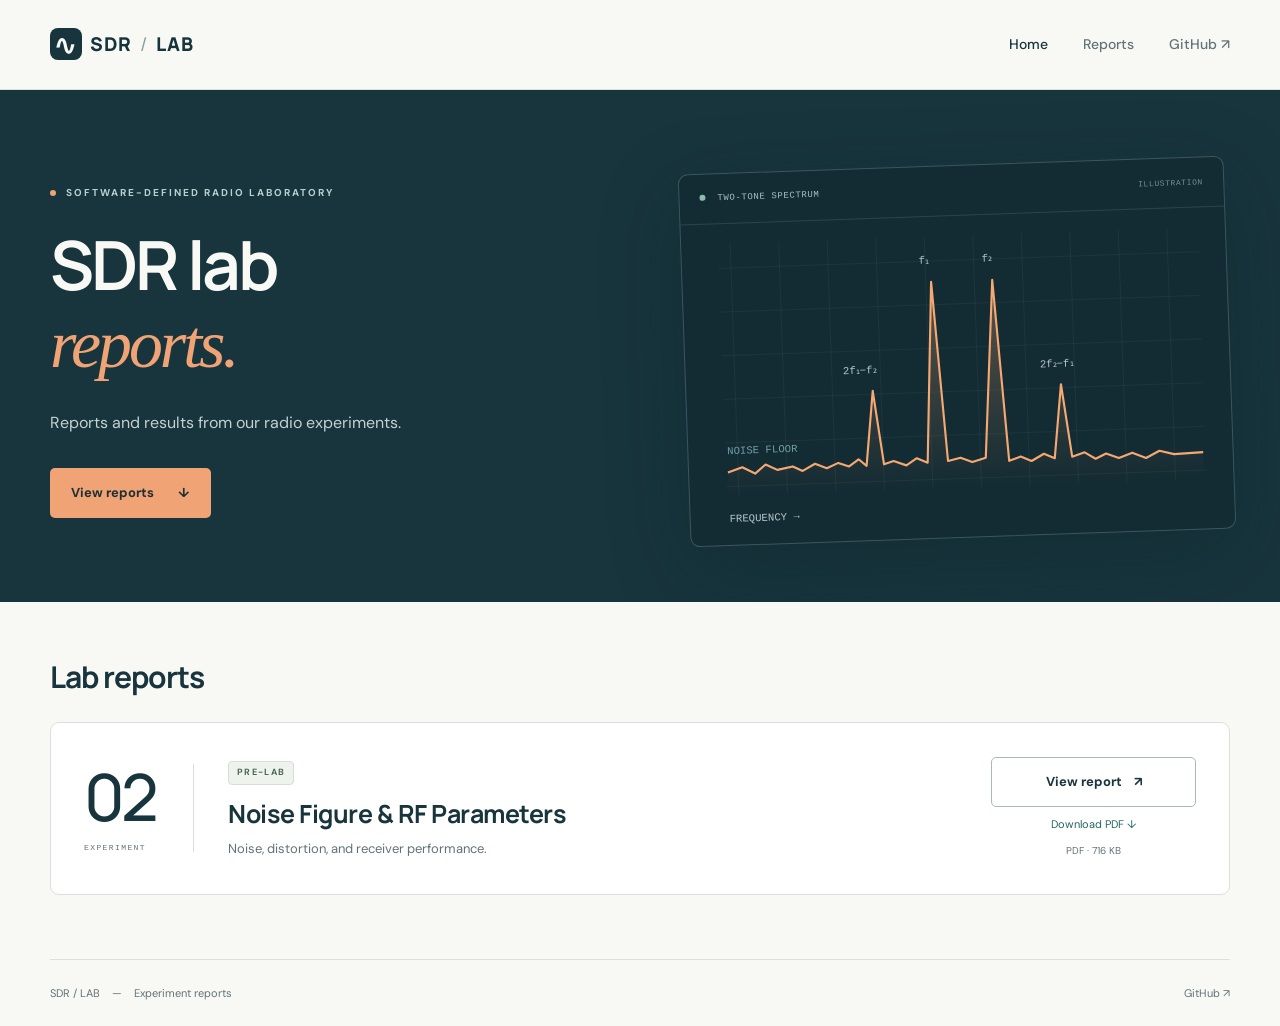
<file: index.html>
<!doctype html>
<html lang="en">
<head>
  <meta charset="utf-8"><meta name="viewport" content="width=device-width, initial-scale=1">
  <meta name="description" content="Reports from our software-defined radio lab.">
  <title>SDR Lab — Experiment Reports</title>
  <link rel="icon" href="[data-uri]" type="image/svg+xml">
  <style>
@import url('https://fonts.googleapis.com/css2?family=DM+Sans:wght@400;450;500;600;650;700&family=Manrope:wght@400;500;600;650;700;750;800&display=swap');
:root{--paper:#f8f9f5;--ink:#18343c;--muted:#627279;--line:#dae1dc;--orange:#f0a374;--green:#21675e;--white:#fff;--serif:Georgia,'Times New Roman',serif}*{box-sizing:border-box}html{scroll-behavior:smooth;scroll-padding-top:100px}body{margin:0;background:var(--paper);color:var(--ink);font-family:'DM Sans',system-ui,sans-serif;font-size:16px;line-height:1.7}a{color:inherit;text-decoration:none}button,input{font:inherit}button,a,input,summary{-webkit-tap-highlight-color:transparent}a:focus-visible,button:focus-visible,input:focus-visible,summary:focus-visible{outline:3px solid #c46932;outline-offset:5px}.container{width:min(1180px,calc(100% - 80px));margin-inline:auto}.site-header{height:90px;background:var(--paper);border-bottom:1px solid var(--line)}.header-inner{height:100%;display:flex;align-items:center;justify-content:space-between;gap:24px}.brand{display:inline-flex;align-items:center;gap:8px;font-family:Manrope,system-ui,sans-serif;letter-spacing:1px;font-size:19px;font-weight:800;white-space:nowrap}.brand-icon{width:32px;height:32px;display:grid;place-items:center;color:var(--paper);background:var(--ink);border-radius:8px;font-size:29px;line-height:1}.brand-light{color:#8a9b9b;font-weight:400}nav{display:flex;gap:35px;align-items:center}nav a{font-size:14px;font-weight:500;color:var(--muted)}nav a:hover,nav .active{color:var(--ink)}.skip{position:absolute;top:-100px;z-index:100;background:white;padding:10px}.skip:focus{top:10px}.hero{background:var(--ink);color:var(--paper);overflow:hidden}.hero-grid{display:grid;grid-template-columns:1.06fr 1fr;align-items:center;gap:56px;padding-block:75px 64px}.eyebrow{font-size:10px;font-weight:700;letter-spacing:2px;display:flex;align-items:center;gap:10px;margin:0 0 25px;color:#bad0d0}.tiny-dot{width:6px;height:6px;border-radius:50%;background:var(--orange);flex:none}.eyebrow.dark{color:var(--green);margin-bottom:12px}.hero h1{font-family:Manrope,system-ui,sans-serif;font-weight:650;line-height:1.13;letter-spacing:-3px;font-size:clamp(42px,5.3vw,70px);margin:0 0 24px}.hero h1 em{font-family:var(--serif);font-weight:400;color:var(--orange)}.hero-description{color:#c3d1d3;max-width:450px;font-size:16px;line-height:1.9}.actions{display:flex;align-items:center;gap:25px;margin-top:30px;flex-wrap:wrap}.button{display:inline-flex;justify-content:center;align-items:center;gap:24px;font-weight:700;font-size:13px;padding:13px 20px;border:1px solid transparent;border-radius:5px;cursor:pointer;min-height:48px;transition:background .15s,transform .15s}.button:hover{transform:translateY(-2px)}.button.primary{background:var(--orange);color:#1e3035}.button.outline{background:transparent;border-color:#a9b9b7;color:var(--ink)}.button.outline:hover{background:#eaf0eb}.text-link{font-size:12px;color:#d3dfdf}.hero-meta{display:flex;gap:21px;font-size:9px;letter-spacing:2px;color:#91aaaf;margin-top:55px}.instrument{border:1px solid #3c555e;border-radius:10px;background:#132b33;box-shadow:0 24px 80px #081e2440;transform:rotate(-2deg)}.instrument-top,.instrument-bottom{display:flex;justify-content:space-between;align-items:center;gap:10px;font-family:monospace;font-size:9px;color:#a8bfc4;letter-spacing:.6px;padding:17px 20px}.instrument-top{border-bottom:1px solid #2a444d}.instrument-top i{display:inline-block;width:6px;height:6px;background:#8cbdad;border-radius:50%;margin-right:6px}.instrument-top>span:last-child{color:#708e96;font-size:8px}.instrument svg{display:block;width:100%}.instrument-bottom{padding:17px 20px;border-top:1px solid #2a444d;font-family:'DM Sans',sans-serif;font-size:10px;letter-spacing:0}.instrument-bottom b{color:var(--orange);font-family:monospace;margin-right:6px}.principles{border-bottom:1px solid var(--line);background:#eff2ec}.principle-grid{display:grid;grid-template-columns:repeat(3,1fr);padding-block:35px;gap:36px}.principle-grid>div+div{border-left:1px solid #d2dcd5;padding-left:35px}.mono{font-family:monospace;font-size:10px;letter-spacing:1.5px;color:var(--green)}h2,h3,h4{font-family:Manrope,system-ui,sans-serif;line-height:1.35}h2{font-size:30px;letter-spacing:-1px;margin:0 0 16px}h3{font-size:22px;letter-spacing:-.5px;margin:0 0 10px}.principle-grid h2{font-size:19px;letter-spacing:-.4px;margin:10px 0}.principle-grid p{font-size:13px;color:var(--muted);line-height:1.8;margin:0}.notebook{padding-block:55px 64px}.section-heading{display:flex;justify-content:space-between;align-items:flex-end;gap:30px;margin-bottom:25px}.section-heading h2{margin-bottom:0}.section-note{font-size:12px;color:var(--muted);padding-bottom:4px}.lab-card{display:flex;align-items:center;gap:34px;padding:33px;background:#fff;border:1px solid var(--line);border-radius:9px}.lab-number{font-size:65px;font-weight:500;line-height:1;font-family:Manrope,sans-serif;letter-spacing:-4px;width:110px;flex:none;border-right:1px solid var(--line);padding-right:32px}.lab-number span{display:block;font-family:monospace;font-size:8px;letter-spacing:1.4px;color:var(--muted);margin-top:15px}.lab-card-copy{flex:1}.badge{display:inline-flex;font-size:9px;letter-spacing:1.3px;padding:4px 8px;line-height:1.5;border:1px solid #d5dfd6;border-radius:4px;background:#eef3ed;color:#4c6655;font-weight:700}.lab-card h3{margin:12px 0 8px;font-size:25px}.lab-card p{font-size:13px;color:var(--muted);margin:0}.tags{display:flex;gap:15px;flex-wrap:wrap;margin-top:16px;font-size:10px;color:#627a78}.tags span:before{content:'·';margin-right:7px}.team-section{display:grid;grid-template-columns:1fr 1fr;gap:60px;padding-block:65px}.muted{color:var(--muted);font-size:14px}.team-roles{display:grid;gap:25px}.team-roles>div{display:flex;align-items:center;gap:18px}.team-roles h3{font-size:14px;letter-spacing:0;margin-bottom:5px}.team-roles p{font-size:12px;margin:0;color:var(--muted)}.role-icon{width:44px;height:44px;background:#e9eee7;border-radius:50%;display:grid;place-items:center;font-size:24px;flex:none;color:var(--green)}.site-footer{display:flex;justify-content:space-between;gap:20px;border-top:1px solid var(--line);padding-block:24px;font-size:11px;color:var(--muted)}.footer-divider{margin-inline:9px}.site-footer a:hover{text-decoration:underline}

.report-download{width:205px;flex:none;text-align:center}.report-download .button{width:100%;gap:12px}.unavailable{opacity:.55;cursor:default!important}.unavailable:hover{transform:none!important;background:transparent!important}.pdf-status{font-size:10px!important;line-height:1.65!important;color:var(--muted);margin:10px 0 0!important}.download-link{display:block;font-size:11px;color:var(--green);margin-top:8px}.download-link:hover{text-decoration:underline}[hidden]{display:none!important}
@media(max-width:1000px){.container{width:calc(100% - 48px)}.hero-grid{gap:30px}.hero h1{font-size:52px}.hero-description{font-size:14px}.actions{gap:17px}.hero-meta{gap:13px;font-size:8px}.instrument-bottom{font-size:8px;padding:14px}.lab-card{gap:23px;padding:26px}.lab-number{width:90px;padding-right:20px}.lab-card h3{font-size:21px}.section-note{display:none}}
@media(max-width:720px){.container{width:calc(100% - 36px)}.site-header{height:74px}.brand{font-size:15px;gap:5px}.brand-icon{width:26px;height:26px;font-size:24px}nav{gap:18px}nav a{font-size:11px}.hero-grid{grid-template-columns:1fr;padding-block:45px 40px;gap:40px}.eyebrow{font-size:8px;letter-spacing:1.5px}.hero h1{font-size:51px;letter-spacing:-2px}.hero-description{max-width:440px;font-size:15px}.hero-meta{margin-top:30px;gap:20px}.instrument{max-width:520px;transform:rotate(0)}.instrument-bottom{font-size:10px}.principle-grid{grid-template-columns:1fr;gap:22px;padding-block:28px}.principle-grid>div+div{border-left:0;border-top:1px solid var(--line);padding-left:0;padding-top:22px}.principle-grid h2{font-size:20px}.notebook{padding-top:40px}h2{font-size:25px}.lab-card{flex-wrap:wrap;padding:23px;gap:20px}.lab-number{font-size:50px;width:75px}.lab-card-copy{min-width:150px}.lab-card h3{font-size:20px}.report-download{width:100%}.team-section{grid-template-columns:1fr;gap:25px;padding-block:40px}.team-section h2{font-size:25px}.site-footer{font-size:10px;flex-direction:column;gap:8px}}
@media(prefers-reduced-motion:reduce){html{scroll-behavior:auto}*{transition:none!important}}

</style>
</head>
<body>
  <a class="skip" href="#main">Skip to content</a>
  <header class="site-header"><div class="container header-inner">
    <a class="brand" href="index.html" aria-label="SDR Lab home"><span class="brand-icon" aria-hidden="true">∿</span> SDR<span class="brand-light">/</span>LAB</a>
    <nav aria-label="Main navigation"><a class="active" href="index.html" aria-current="page">Home</a><a href="#notebook">Reports</a><a href="https://github.com/hodast79/sdr-lab-reports" target="_blank" rel="noopener noreferrer">GitHub <span aria-hidden="true">↗</span></a></nav>
  </div></header>
  <main id="main">
    <section class="hero"><div class="container hero-grid">
      <div class="hero-copy"><p class="eyebrow"><span class="tiny-dot"></span> SOFTWARE-DEFINED RADIO LABORATORY</p>
        <h1>SDR lab<br><em>reports.</em></h1>
        <p class="hero-description">Reports and results from our radio experiments.</p>
        <div class="actions"><a class="button primary" href="#notebook">View reports <span aria-hidden="true">↓</span></a></div>
      </div>
      <div class="instrument" role="img" aria-label="Illustrative two-tone spectrum, showing fundamental tones, third-order products and a noise floor. Not measured data.">
        <div class="instrument-top"><span><i></i> TWO-TONE SPECTRUM</span><span>ILLUSTRATION</span></div>
        <svg viewBox="0 0 560 330" aria-hidden="true">
          <defs><pattern id="grid" width="50" height="45" patternUnits="userSpaceOnUse"><path d="M 50 0 L 0 0 0 45" fill="none" stroke="#ffffff" stroke-opacity=".09"/></pattern><linearGradient id="signal" x1="0" y1="0" x2="0" y2="1"><stop stop-color="#f5a872" stop-opacity=".32"/><stop offset="1" stop-color="#f5a872" stop-opacity="0"/></linearGradient></defs>
          <rect x="38" y="20" width="495" height="260" fill="url(#grid)"/>
          <path d="M40 256 L55 251 68 258 79 249 91 255 107 252 117 257 130 250 142 255 154 250 165 254 175 247 183 254 192 177 201 253 211 250 224 255 235 248 246 253 256 67 267 252 280 249 292 254 306 250 319 67 330 254 342 250 353 255 366 248 377 253 386 177 395 252 408 248 419 255 430 250 443 255 457 250 471 256 485 249 500 253 530 252 L530 280 L40 280Z" fill="url(#signal)"/>
          <path d="M40 256 L55 251 68 258 79 249 91 255 107 252 117 257 130 250 142 255 154 250 165 254 175 247 183 254 192 177 201 253 211 250 224 255 235 248 246 253 256 67 267 252 280 249 292 254 306 250 319 67 330 254 342 250 353 255 366 248 377 253 386 177 395 252 408 248 419 255 430 250 443 255 457 250 471 256 485 249 500 253 530 252" fill="none" stroke="#f5a872" stroke-width="2.2" stroke-linejoin="round"/>
          <g fill="#b7c9cd" font-size="11" font-family="monospace"><text x="244" y="48">f₁</text><text x="309" y="48">f₂</text><text x="162" y="159">2f₁−f₂</text><text x="365" y="159">2f₂−f₁</text><text x="40" y="307">FREQUENCY →</text><text x="40" y="237" fill="#719da7">NOISE FLOOR</text></g>
        </svg>
      </div>
    </div></section>
    <section class="container notebook" id="notebook"><div class="section-heading"><h2>Lab reports</h2></div>
      <article class="lab-card"><div class="lab-number">02<span>EXPERIMENT</span></div><div class="lab-card-copy"><span class="badge" id="report-badge">PRE-LAB</span><h3>Noise Figure &amp; RF Parameters</h3><p>Noise, distortion, and receiver performance.</p></div><div class="report-download"><a class="button outline" href="lab02/prelab.html" id="pdf-view" role="link" aria-disabled="true" aria-describedby="pdf-status" target="_blank" rel="noopener noreferrer">View report <span aria-hidden="true">↗</span></a><a class="download-link" id="pdf-download" download="lab02-prelab.pdf" hidden>Download PDF ↓</a><p class="pdf-status" id="pdf-status" role="status">Coming soon.</p></div></article><noscript><p class="muted"><a href="lab02/prelab.pdf">Open PDF report</a></p></noscript>
    </section>

  </main>
  <footer class="container site-footer"><span>SDR / LAB <span class="footer-divider">—</span> Experiment reports</span><a href="https://github.com/hodast79/sdr-lab-reports">GitHub ↗</a></footer>
<script>
'use strict';

// The report stays in a PDF. Enable its links only when a real PDF is present.
async function discoverReport() {
  const view = document.getElementById('pdf-view');
  const download = document.getElementById('pdf-download');
  const status = document.getElementById('pdf-status');
  const badge = document.getElementById('report-badge');
  const url = new URL('lab02/prelab.pdf', document.baseURI);
  if (window.location.protocol === 'file:') {
    status.textContent = 'Report files included: lab02/prelab.html and lab02/prelab.pdf';
    return;
  }
  const controller = new AbortController();
  const timeout = setTimeout(() => controller.abort(), 10000);
  try {
    const response = await fetch(url, { method: 'HEAD', cache: 'no-store', signal: controller.signal });
    if (response.status === 404) return;
    if (!response.ok || !response.headers.get('content-type')?.toLowerCase().includes('application/pdf')) {
      status.textContent = 'Report unavailable.';
      return;
    }
    view.href = new URL('lab02/prelab.html', document.baseURI).href;
    view.removeAttribute('aria-disabled');
    view.classList.remove('unavailable');
    download.href = url.href;
    download.hidden = false;
    badge.textContent = 'PRE-LAB';
    const bytes = Number(response.headers.get('content-length'));
    status.textContent = bytes > 0 ? `PDF · ${bytes >= 1048576 ? (bytes / 1048576).toFixed(1) + ' MB' : Math.max(1, Math.round(bytes / 1024)) + ' KB'}` : 'PDF report';
  } catch {
    status.textContent = 'Could not load the report. Please refresh.';
  } finally {
    clearTimeout(timeout);
  }
}
discoverReport();

</script>
</body></html>
</file>
